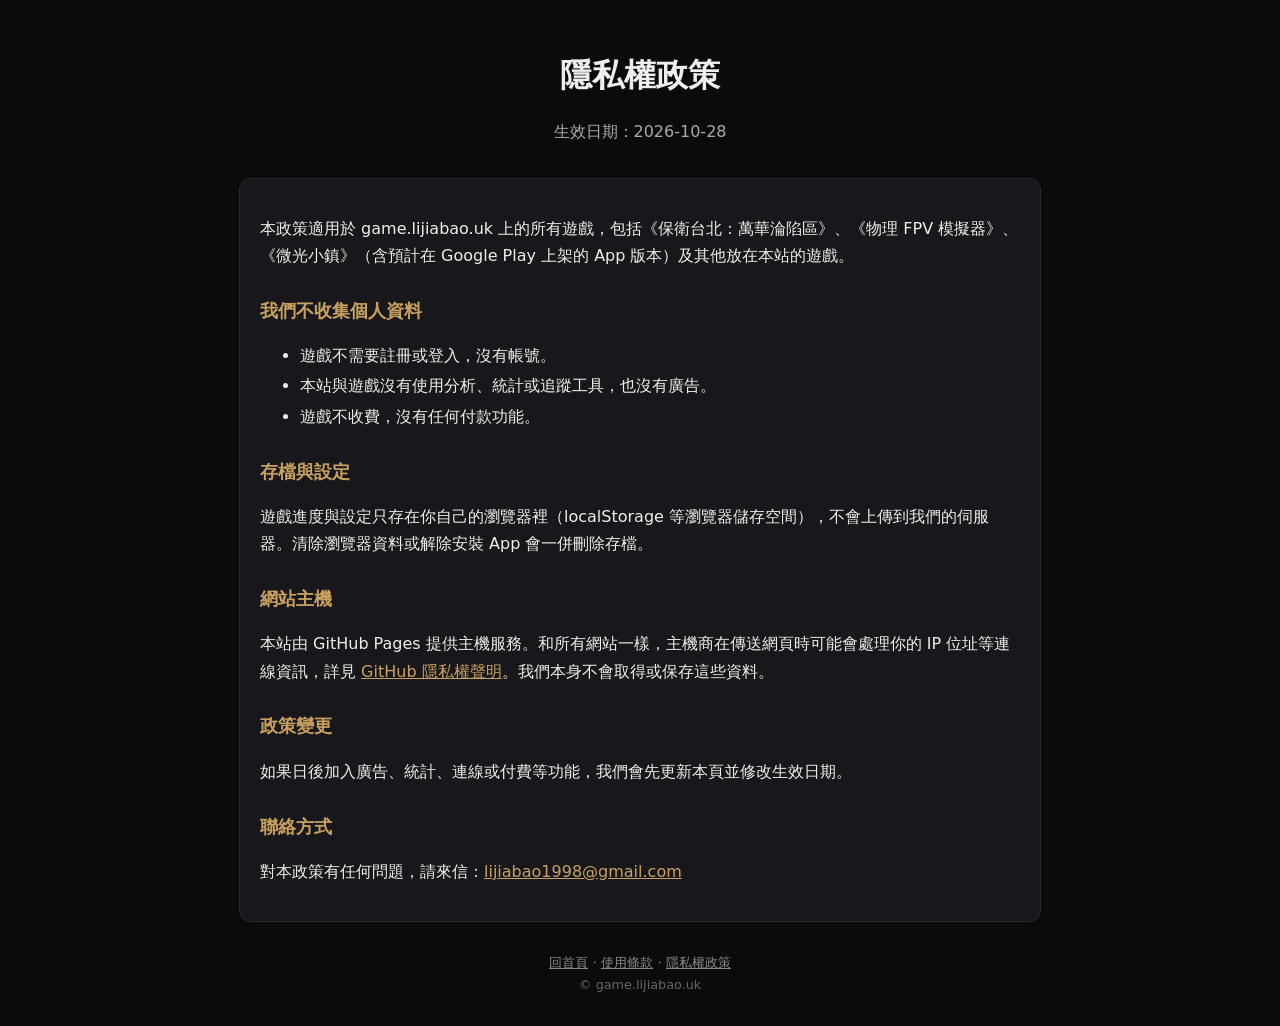
<file: privacy/index.html>
<!doctype html>
<html lang="zh-Hant-TW">
<head>
<meta charset="utf-8" />
<meta name="viewport" content="width=device-width, initial-scale=1" />
<title>隱私權政策 — 李家寶遊戲站</title>
<link rel="canonical" href="https://game.lijiabao.uk/privacy/" />
<style>
body{margin:0;background:#0b0b0d;color:#eee;font-family:system-ui,"PingFang TC","Noto Sans TC",sans-serif;line-height:1.7}
header{padding:48px 20px 16px;text-align:center}h1{margin:0;font-size:2rem}header p{color:#aaa}
main{max-width:760px;margin:0 auto;padding:20px;background:#18181c;border:1px solid #2a2a30;border-radius:12px}
h2{font-size:1.15rem;margin:1.4em 0 .4em;color:#c8a060}a{color:#c8a060}li{margin:.2em 0}
footer{text-align:center;color:#666;font-size:.8rem;padding:30px}footer a{color:#888}
</style>
</head>
<body>
<header><h1>隱私權政策</h1><p>生效日期：2026-10-28</p></header>
<main>
<p>本政策適用於 game.lijiabao.uk 上的所有遊戲，包括《保衛台北：萬華淪陷區》、《物理 FPV 模擬器》、《微光小鎮》（含預計在 Google Play 上架的 App 版本）及其他放在本站的遊戲。</p>
<h2>我們不收集個人資料</h2>
<ul>
<li>遊戲不需要註冊或登入，沒有帳號。</li>
<li>本站與遊戲沒有使用分析、統計或追蹤工具，也沒有廣告。</li>
<li>遊戲不收費，沒有任何付款功能。</li>
</ul>
<h2>存檔與設定</h2>
<p>遊戲進度與設定只存在你自己的瀏覽器裡（localStorage 等瀏覽器儲存空間），不會上傳到我們的伺服器。清除瀏覽器資料或解除安裝 App 會一併刪除存檔。</p>
<h2>網站主機</h2>
<p>本站由 GitHub Pages 提供主機服務。和所有網站一樣，主機商在傳送網頁時可能會處理你的 IP 位址等連線資訊，詳見 <a href="https://docs.github.com/site-policy/privacy-policies/github-general-privacy-statement">GitHub 隱私權聲明</a>。我們本身不會取得或保存這些資料。</p>
<h2>政策變更</h2>
<p>如果日後加入廣告、統計、連線或付費等功能，我們會先更新本頁並修改生效日期。</p>
<h2>聯絡方式</h2>
<p>對本政策有任何問題，請來信：<a href="mailto:lijiabao1998@gmail.com">lijiabao1998@gmail.com</a></p>
</main>
<footer><a href="/">回首頁</a>・<a href="/terms/">使用條款</a>・<a href="/privacy/">隱私權政策</a><br />© game.lijiabao.uk</footer>
</body>
</html>
</file>
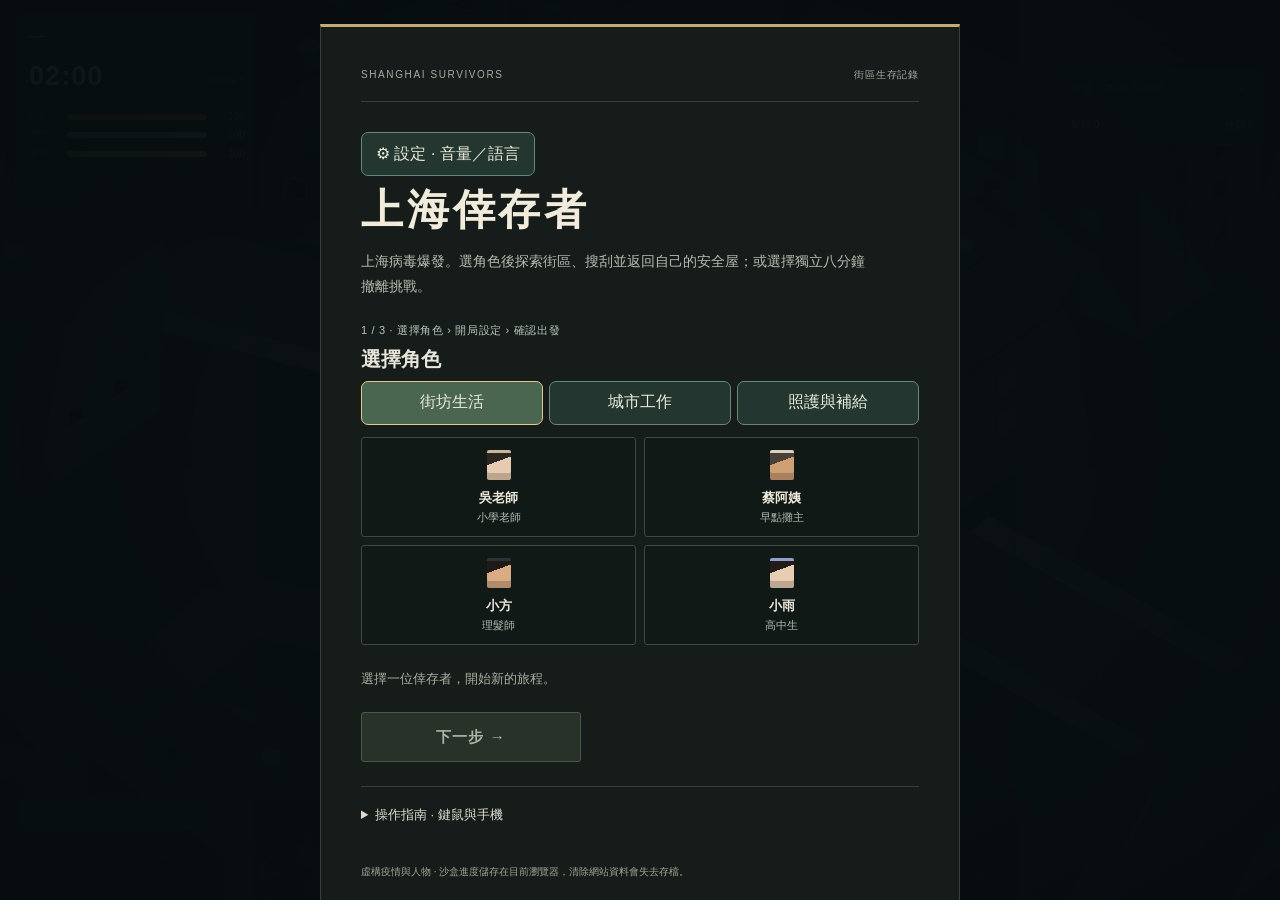
<file: shanghaisurvival/index.html>
<!doctype html>
<html lang="zh-Hant">
<head>
  <meta charset="UTF-8" />
  <meta name="viewport" content="width=device-width, initial-scale=1.0, viewport-fit=cover" />
  <meta name="theme-color" content="#070b12" />
  <link rel="icon" href="data:," />
  <title>上海倖存者 · 天亮之前</title>
  <style>
    :root {
      --ink: #e9efe6;
      --dim: #8fa094;
      --faint: #5d6c63;
      --gold: #f0c96e;
      --red: #d4563f;
      --green: #9fc0a8;
      --panel: rgba(12, 18, 17, .82);
      --line: rgba(255, 255, 255, .10);
    }
    * { box-sizing: border-box; }
    html, body { margin: 0; height: 100%; overflow: hidden; background: #070b12; color: var(--ink);
      font-family: "Microsoft JhengHei", "PingFang TC", "Noto Sans CJK TC", sans-serif;
      user-select: none; font-variant-numeric: tabular-nums; }
    #c { position: fixed; inset: 0; display: block; width: 100%; height: 100%; }

    /* ---------- atmosphere ---------- */
    #vignette { position: fixed; inset: 0; pointer-events: none; opacity: var(--day-vignette,1);
      background: radial-gradient(ellipse at center, transparent 42%, #000a 76%, #000e 100%); }
    #hurt { position: fixed; inset: 0; pointer-events: none; opacity: 0; transition: opacity .18s;
      background: radial-gradient(ellipse at center, transparent 26%, #8e1f1288 76%, #8e1f12cc 100%); }
    #hurt.low { animation: pulse 1.5s ease-in-out infinite; opacity: .55; }
    @keyframes pulse { 0%, 100% { opacity: .32 } 50% { opacity: .62 } }
    #darkfall { position: fixed; inset: 0; pointer-events: none; opacity: 0; transition: opacity .4s;
      background: radial-gradient(circle at center, transparent 12%, #000d 62%); }
    #darkfall.on { opacity: 1; }

    /* ---------- panels ---------- */
    .panel { background: var(--panel); border: 1px solid var(--line); border-radius: 9px;
      box-shadow: 0 10px 34px #0007; backdrop-filter: blur(9px); }

    #hud { position: fixed; top: 14px; left: 14px; width: 246px; padding: 12px 14px 12px; }
    #who { display: flex; align-items: baseline; gap: 7px; padding-bottom: 9px; border-bottom: 1px solid var(--line); }
    #who-name { font-size: 15px; font-weight: 750; letter-spacing: .05em; }
    #who-job { font-size: 10.5px; color: var(--dim); letter-spacing: .06em; }
    #clockrow { display: flex; align-items: baseline; justify-content: space-between; margin: 9px 0 7px; }
    #clock { font-size: 27px; font-weight: 800; letter-spacing: .04em; line-height: 1; color: #f2efe4; }
    #phase { font-size: 10px; letter-spacing: .12em; color: var(--faint); text-transform: uppercase; }
    #night { height: 3px; border-radius: 9px; background: #ffffff10; overflow: hidden; margin-bottom: 11px; }
    #night i { display: block; height: 100%; width: 0; background: linear-gradient(90deg, #46606f, #a9c2b4); }

    .bar { display: grid; grid-template-columns: 30px 1fr 30px; align-items: center; gap: 8px; margin-top: 6px; }
    .bar .k { font-size: 9.5px; letter-spacing: .1em; color: var(--faint); }
    .bar .v { font-size: 10px; text-align: right; color: var(--dim); }
    .bar .t { height: 6px; border-radius: 9px; background: #ffffff12; overflow: hidden; }
    .bar .t i { display: block; height: 100%; width: 100%; border-radius: 9px; transition: width .18s ease, background .3s; }
    #hp { background: linear-gradient(90deg, #a8473a, #d8695c); }
    #sta { background: linear-gradient(90deg, #7f9f88, #a9c9ac); }
    #bat { background: linear-gradient(90deg, #b9922f, #e6c469); }
    .bar.low .t i { background: linear-gradient(90deg, #8e2f22, #d4563f); }

    #moodles { display: flex; flex-wrap: wrap; gap: 5px; margin-top: 10px; min-height: 18px; }
    .moodle { font-size: 9.5px; letter-spacing: .04em; padding: 2.5px 7px; border-radius: 99px;
      border: 1px solid #ffffff1a; background: #ffffff0a; color: #cfd8cc; }
    .moodle.bad { border-color: #d4563f55; background: #d4563f1f; color: #f0b3a8; }
    .moodle.warn { border-color: #e0b55855; background: #e0b5581a; color: #ecd49b; }

    /* ---------- inventory ---------- */
    #side { position: fixed; top:calc(70px + env(safe-area-inset-top)); right: 14px; width: 208px; padding: 11px 12px 12px; max-height:calc(100vh - 84px - env(safe-area-inset-top)); overflow:auto; }
    .side-title { font-size: 9.5px; letter-spacing: .18em; color: var(--faint); margin-bottom: 8px; }
    #bag { display: grid; gap: 3px; }
    .row { display: grid; grid-template-columns: 10px 1fr auto auto; align-items: center; gap: 8px;
      padding: 4px 5px; border-radius: 5px; }
    .row.has { background: #ffffff08; }
    .row .dot { width: 7px; height: 7px; border-radius: 2px; }
    .row .nm { font-size: 11.5px; color: #dbe3d8; }
    .row .ct { font-size: 11px; color: var(--gold); font-weight: 700; }
    .row .hk { font-size: 9px; color: var(--faint); border: 1px solid #ffffff18; border-radius: 3px;
      padding: 0 4px; line-height: 1.5; }
    .row.empty .nm, .row.empty .ct { color: #4d5a52; }
    .sep { height: 1px; background: var(--line); margin: 7px 0; }
    #tally { font-size: 10px; color: var(--dim); display: flex; justify-content: space-between; }

    /* ---------- centre ---------- */
    #place { position: fixed; top: 16px; left: 50%; transform: translateX(-50%); padding: 5px 15px;
      border-radius: 99px; background: var(--panel); border: 1px solid var(--line);
      font-size: 11.5px; letter-spacing: .05em; color: #dfe7db; opacity: 0; transition: opacity .25s; }
    #place.on { opacity: 1; }

    #prompt { position: fixed; left: 50%; bottom: 74px; transform: translateX(-50%);
      display: flex; align-items: center; gap: 9px; padding: 7px 14px 7px 9px; border-radius: 99px;
      background: var(--panel); border: 1px solid var(--line); font-size: 11.5px;
      opacity: 0; transition: opacity .15s, transform .15s; }
    #prompt.on { opacity: 1; }
    #prompt .key { width: 20px; height: 20px; display: grid; place-items: center; border-radius: 5px;
      background: #ffffff14; border: 1px solid #ffffff2e; font-size: 10px; font-weight: 700; color: var(--gold); }
    #ring { width: 20px; height: 20px; transform: rotate(-90deg); display: none; }
    #ring.on { display: block; }
    #ring circle { fill: none; stroke-width: 3; }
    #ring .bg { stroke: #ffffff1f; }
    #ring .fg { stroke: var(--gold); stroke-linecap: round; transition: stroke-dashoffset .08s linear; }

    #hint { position: fixed; left: 50%; bottom: 26px; transform: translateX(-50%);
      font-size: 10.5px; color: #93a296; letter-spacing: .03em; text-shadow: 0 1px 5px #000;
      padding: 5px 12px; border-radius: 99px; background: #0b1110a8; }
    #hint b { color: #c3cec1; font-weight: 600; }

    /* The menu is a legible field journal, not a dashboard. Native controls only. */
    #overlay { position: fixed; inset: 0; z-index: 50; display: grid; align-items: start;
      justify-items: center; overflow: auto; overscroll-behavior: contain;
      padding: max(24px, env(safe-area-inset-top)) max(20px, env(safe-area-inset-right))
        max(24px, env(safe-area-inset-bottom)) max(20px, env(safe-area-inset-left));
      background: #080e10f5; opacity: 0; pointer-events: none; visibility: hidden;
      transition: opacity .2s, visibility .2s; }
    #overlay.on { opacity: 1; pointer-events: auto; visibility: visible; }
    .card { width: min(100%, 940px); margin: auto 0; padding: clamp(20px, 4vw, 40px);
      border: 1px solid #39413b; border-top: 3px solid #c4a975;
      background: #151c1a; color: #e8e6db; }
    .menu-edition { display: flex; justify-content: space-between; gap: 12px;
      padding-bottom: 18px; margin-bottom: 22px; border-bottom: 1px solid #384039;
      font-size: 10px; line-height: 1.6; letter-spacing: .16em; color: #a6ada2; }
    .menu-edition span:last-child { letter-spacing: .08em; text-align: right; }
    .card h1 { margin: 0 0 12px; font-size: clamp(27px, 5vw, 42px);
      line-height: 1.25; font-weight: 700; letter-spacing: .09em; color: #f0ebda; }
    .card .sub { max-width: 66ch; margin: 0 0 24px; font-size: 14px;
      line-height: 1.8; color: #b5bdb1; }
    /* Specificity deliberately overrides campaign styles installed at runtime. */
    #overlay #campaign-mode { display: flex; gap: 8px; flex-wrap: wrap; margin: 0 0 14px; }
    #overlay #campaign-mode[hidden] { display: none; }
    #overlay #campaign-mode button { min-height: 48px; border: 1px solid #596256;
      border-radius: 3px; background: #18211e; color: #cbd1c5; padding: 12px 16px;
      font-family: inherit; font-size: 13px; font-weight: 600; line-height: 1.5; cursor: pointer; }
    #overlay #campaign-mode button.selected { border-color: #bda46e; background: #353b2c; color: #f5e5bc; }
    #overlay #campaign-mode button:last-child:nth-child(3) { margin-left: auto;
      border-color: #9bb49a; color: #e8f1dc; background: #2d4135; }
    #campaign-mode + p { padding: 0 0 16px; margin: 0 0 18px; border-bottom: 1px solid #384039;
      font-size: 12px; line-height: 1.8; color: #b5bdb1; }
    #campaign-mode[hidden] + p { display: none; }
    .roster { display: grid; grid-template-columns: repeat(6, minmax(0, 1fr)); gap: 8px; }
    .who { position: relative; min-width: 0; min-height: 98px; padding: 12px 6px 10px;
      border-radius: 3px; border: 1px solid #3e4940; background: #111917;
      cursor: pointer; text-align: center; font-family: inherit; color: inherit;
      transition: border-color .15s, background .15s; touch-action: manipulation; }
    .who:hover { border-color: #a3ad98; background: #212b24; }
    .who.sel { border-color: #d9bd7e; background: #343b2c; }
    .who.sel::after { content: '已選'; position: absolute; top: 5px; right: 5px;
      color: #f2d58f; font-size: 9px; }
    .who .face { width: 24px; height: 30px; margin: 0 auto 8px; border-radius: 2px;
      box-shadow: inset 0 -7px 0 #00000030; }
    .who .nm { font-size: 13px; line-height: 1.5; color: #eee9db; font-weight: 700; }
    .who .jb { font-size: 11px; line-height: 1.5; color: #b1bbae; margin-top: 2px; }
    .who .sx { display: none; }
    #pick { margin: 16px 0; min-height: 48px; padding: 12px 0;
      font-size: 13px; line-height: 1.8; color: #bfc8b9; }
    #pick b { color: #edd59c; }
    #pick.empty { color: #a7b19f; }
    #ov-btn { min-height: 50px; min-width: 220px; padding: 12px 32px;
      border: 1px solid #dfc18a; border-radius: 3px; background: #dcc18b;
      color: #19221b; font-family: inherit; font-size: 15px; font-weight: 700; line-height: 1.5; letter-spacing: .08em;
      cursor: pointer; touch-action: manipulation; }
    #ov-btn:disabled { background: #283229; color: #acb5a6; border-color: #4b5749; cursor: default; }
    #ov-btn:not(:disabled):hover { background: #eed4a0; }
    #overlay button:focus-visible, #overlay summary:focus-visible, #overlay a:focus-visible {
      outline: 3px solid #f0dba3; outline-offset: 3px; }
    .keys { margin-top: 24px; padding-top: 16px; border-top: 1px solid #384039;
      font-size: 12px; line-height: 1.9; color: #b0baaa; }
    .keys summary { min-height: 44px; cursor: pointer; color: #dddccf; font-size: 13px; }
    .keys b { color: #ece6d4; font-weight: 600; }
    .control-columns { display: grid; grid-template-columns: 1fr 1fr; gap: 24px; }
    .control-columns p { margin: 0 0 8px; }
    .control-columns h2 { margin: 0 0 8px; font-size: 12px; letter-spacing: .1em; color: #dfc790; }
    .menu-footnote { margin: 16px 0 0; font-size: 10px; line-height: 1.7; color: #9ca792; }
    @media (max-width: 720px) {
      .roster { grid-template-columns: repeat(4, minmax(0, 1fr)); }
      #overlay #campaign-mode button { flex: 1 1 44%; font-size: 12px; padding: 10px; }
      #overlay #campaign-mode button:last-child:nth-child(3) { flex-basis: 100%; margin-left: 0; }
    }
    @media (max-width: 460px) {
      #overlay { padding: max(12px, env(safe-area-inset-top)) max(10px, env(safe-area-inset-right))
        max(12px, env(safe-area-inset-bottom)) max(10px, env(safe-area-inset-left)); }
      .card { padding: 20px 16px; }
      .menu-edition { margin-bottom: 18px; font-size: 9px; }
      .roster { grid-template-columns: repeat(3, minmax(0, 1fr)); gap: 6px; }
      .who { min-height: 91px; }
      #ov-btn { width: 100%; min-width: 0; }
      .control-columns { grid-template-columns: 1fr; gap: 16px; }
    }
    @media (prefers-reduced-motion: reduce) { #overlay, .who { transition: none; } }

    /* ---------- end screen ---------- */
    #stats { display: grid; grid-template-columns: repeat(4, 1fr); gap: 10px; margin: 18px 0 6px; }
    #stats .s { padding: 11px 12px; border-radius: 8px; background: #ffffff07; border: 1px solid #ffffff0e; }
    #stats .s .l { font-size: 9px; letter-spacing: .14em; color: var(--faint); }
    #stats .s .n { font-size: 23px; font-weight: 800; color: #efe6d2; margin-top: 3px; }
    @media (max-width: 600px) { #stats { grid-template-columns: repeat(2, 1fr); } }
    #dispatch { position:fixed; left:20px; bottom:72px; width:min(560px,calc(100vw - 40px)); padding:12px 16px; pointer-events:none; }
    #mission { color:#f0c96e; font-size:12px; line-height:1.7; }
    #radio { color:#aebdb2; font-size:11px; line-height:1.8; margin-top:5px; }
    #needs { font-size:11px; color:#b7d8c2; margin-top:10px; line-height:1.8; }
    @media(max-width:600px) { #dispatch { bottom:80px; } #side { display:none; } }
    #side .row { width:100%; font-family:inherit; color:inherit; background:none; border:0; cursor:pointer; text-align:left; }
    #side { pointer-events:auto; } #side .side-title button { float:right; color:inherit; background:none; border:0; cursor:pointer; }
    #side.bag-open { display:block; z-index:40; width:min(330px,calc(100vw - 48px)); right:24px; top:100px; padding:18px; background:#111d19; max-height:60vh; overflow:auto; }
    @media(any-pointer:coarse) { #dispatch { bottom:166px; padding:8px 12px; } #hint { display:none; } #hud { top:65px; } #side:not(.bag-open) { display:none; } }
    /* Portrait controls occupy the top centre; keep the location readable at left. */
    @media (any-pointer:coarse) and (orientation:portrait) {
      #place { left:max(12px,env(safe-area-inset-left)); top:max(12px,env(safe-area-inset-top));
        transform:none; width:100px; padding:4px 6px; font-size:10px; line-height:1.4;
        text-align:center; border-radius:10px; overflow-wrap:anywhere; }
    }
    /* Compact action HUD: keep the centre unobstructed on short touch screens. */
    @media (any-pointer:coarse) and (orientation:landscape) and (max-height:500px) {
      #hud { top:max(6px,env(safe-area-inset-top)); left:max(8px,env(safe-area-inset-left));
        width:min(200px,28vw); padding:6px 8px; border-radius:7px; }
      #who { padding-bottom:3px; gap:5px; }
      #who-name { font-size:11px; } #who-job { display:none; }
      #clockrow { margin:3px 0; } #clock { font-size:16px; } #phase { font-size:8px; }
      #night { margin-bottom:3px; height:2px; }
      #hud .bar { grid-template-columns:26px 1fr 25px; gap:4px; margin-top:3px; }
      #hud .bar .k, #hud .bar .v { font-size:9px; } #hud .bar .t { height:4px; }
      #moodles { margin-top:4px; gap:3px; min-height:0; max-height:17px; overflow:hidden; flex-wrap:nowrap; }
      #moodles .moodle { padding:1px 4px; font-size:8px; white-space:nowrap; }
      #needs { font-size:9px; line-height:1.3; margin-top:3px; white-space:normal; overflow-wrap:anywhere; }
      #dispatch { top:max(66px,env(safe-area-inset-top)); bottom:auto; left:auto;
        right:max(8px,env(safe-area-inset-right)); width:min(200px,28vw); padding:6px 8px; }
      #mission { font-size:10px; line-height:1.4; }
      #radio:not(.critical), #place { display:none; }
      #radio.critical { display:block; font-size:10px; line-height:1.4; color:#f0b3a8; margin-top:4px; }
    }
  </style>
  <script type="module" crossorigin src="./assets/survival-Fi47TAPs.js"></script>
  <link rel="modulepreload" crossorigin href="./assets/spatial-C-Cu98Sz.js">
  <link rel="stylesheet" crossorigin href="./assets/survival-BSPV7vDG.css">
</head>
<body>
  <canvas id="c"></canvas>
  <div id="vignette"></div>
  <div id="hurt"></div>
  <div id="darkfall"></div>

  <div id="hud" class="panel">
    <div id="who"><span id="who-name">—</span><span id="who-job"></span></div>
    <div id="clockrow"><span id="clock">02:00</span><span id="phase">night</span></div>
    <div id="night"><i id="night-fill"></i></div>
    <div class="bar" id="bar-hp"><span class="k">HP</span><div class="t"><i id="hp"></i></div><span class="v" id="hp-num">100</span></div>
    <div class="bar" id="bar-sta"><span class="k">體力</span><div class="t"><i id="sta"></i></div><span class="v" id="sta-num">100</span></div>
    <div class="bar" id="bar-bat"><span class="k">電量</span><div class="t"><i id="bat"></i></div><span class="v" id="bat-num">100</span></div>
    <div id="moodles"></div><div id="needs"></div>
  </div>

  <div id="side" class="panel">
    <div class="side-title">背包 · 點物品使用 <button onclick="window.dispatchEvent(new KeyboardEvent('keydown',{code:'Tab'}))" aria-label="關閉背包">✕</button></div>
    <div id="bag"></div>
    <div class="sep"></div>
    <div id="tally"><span id="tally-kill">擊殺 0</span><span id="tally-loot">搜刮 0</span></div>
  </div>

  <div id="dispatch" class="panel"><div id="mission"></div><div id="radio"></div></div><div id="place"></div>

  <div id="prompt">
    <span class="key" id="prompt-key">E</span>
    <svg id="ring" viewBox="0 0 20 20"><circle class="bg" cx="10" cy="10" r="7.5"></circle><circle class="fg" cx="10" cy="10" r="7.5" stroke-dasharray="47.1" stroke-dashoffset="47.1"></circle></svg>
    <span id="prompt-text">搜刮</span>
  </div>

  <div id="hint">WASD 移動 · Shift 跑 · C 潛行 · 左鍵攻擊 · E 互動 · Tab 背包 · Esc 暫停</div>

  <div id="overlay" class="on">
    <div class="card">
      <div class="menu-edition"><span>SHANGHAI SURVIVORS</span><span>街區生存記錄</span></div>
      <h1>上海倖存者</h1>
      <p class="sub">街區斷電，熟悉的弄堂不再安全。選一位倖存者，帶著搜來的補給回家。</p>
      <div id="roster" class="roster" role="group" aria-label="選擇新遊戲角色"></div>
      <div id="pick" class="empty" aria-live="polite">選擇一位倖存者，開始新的旅程。</div>
      <button id="ov-btn" type="button" disabled>進入街區</button>
      <details class="keys" id="legend">
        <summary>操作指南 · 鍵鼠與手機</summary>
        <div class="control-columns">
          <section><h2>電腦</h2>
            <p><b>WASD</b> 移動 · <b>Shift</b> 奔跑 · <b>C</b> 潛行<br>
            <b>滑鼠</b> 瞄準 · <b>左鍵</b> 攻擊 · <b>Q</b> 推開<br>
            <b>E</b> 互動／按住搜刮 · <b>F</b> 手電筒<br>
            <b>Tab / I</b> 背包 · <b>Esc</b> 暫停 · <b>空白鍵</b> 跳躍</p>
          </section>
          <section><h2>手機</h2>
            <p>左側搖桿移動，推滿奔跑。右側情境鍵依附近目標互動或攻擊；蹲鍵切換潛行。</p>
            <p>在藍色門標旁使用「家」進入安全屋。背包內點選物品使用。</p>
          </section>
        </div>
        <p>生存沙盒：先帶一份水與罐頭回安全屋。快速撤離：搜刮至少三處，在最後一分鐘回到綠圈接應。</p>
      </details>
      <p class="menu-footnote">虛構疫情與人物 · 沙盒進度儲存在目前瀏覽器，清除網站資料會失去存檔。</p>
    </div>
  </div>

</body>
</html>
</file>
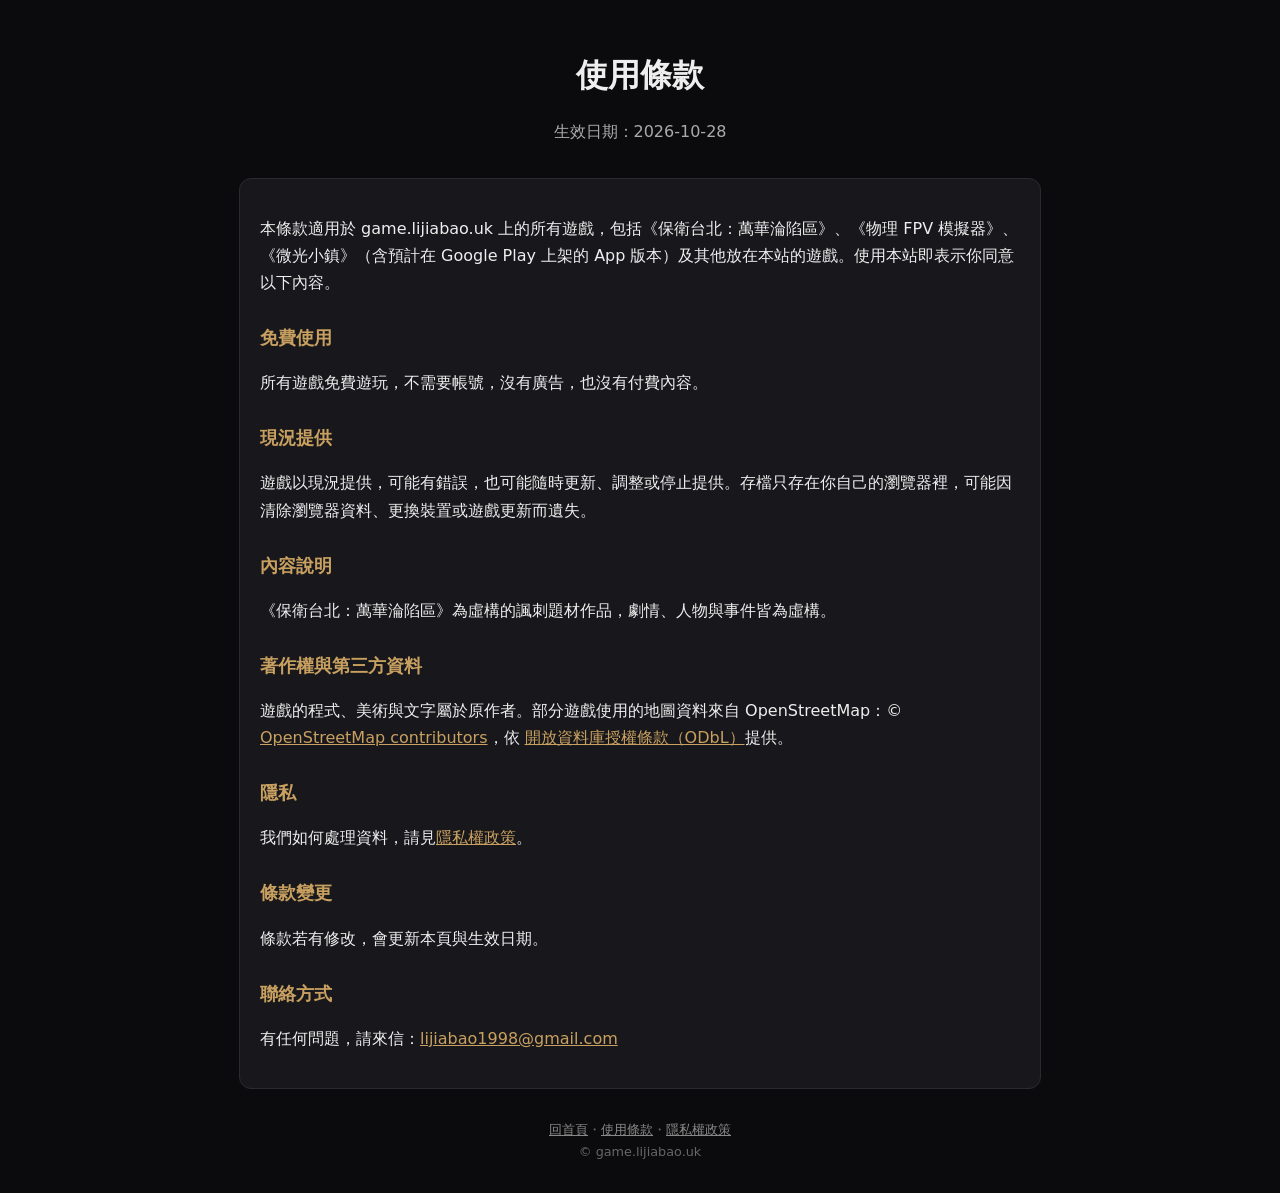
<file: terms/index.html>
<!doctype html>
<html lang="zh-Hant-TW">
<head>
<meta charset="utf-8" />
<meta name="viewport" content="width=device-width, initial-scale=1" />
<title>使用條款 — 李家寶遊戲站</title>
<link rel="canonical" href="https://game.lijiabao.uk/terms/" />
<style>
body{margin:0;background:#0b0b0d;color:#eee;font-family:system-ui,"PingFang TC","Noto Sans TC",sans-serif;line-height:1.7}
header{padding:48px 20px 16px;text-align:center}h1{margin:0;font-size:2rem}header p{color:#aaa}
main{max-width:760px;margin:0 auto;padding:20px;background:#18181c;border:1px solid #2a2a30;border-radius:12px}
h2{font-size:1.15rem;margin:1.4em 0 .4em;color:#c8a060}a{color:#c8a060}li{margin:.2em 0}
footer{text-align:center;color:#666;font-size:.8rem;padding:30px}footer a{color:#888}
</style>
</head>
<body>
<header><h1>使用條款</h1><p>生效日期：2026-10-28</p></header>
<main>
<p>本條款適用於 game.lijiabao.uk 上的所有遊戲，包括《保衛台北：萬華淪陷區》、《物理 FPV 模擬器》、《微光小鎮》（含預計在 Google Play 上架的 App 版本）及其他放在本站的遊戲。使用本站即表示你同意以下內容。</p>
<h2>免費使用</h2>
<p>所有遊戲免費遊玩，不需要帳號，沒有廣告，也沒有付費內容。</p>
<h2>現況提供</h2>
<p>遊戲以現況提供，可能有錯誤，也可能隨時更新、調整或停止提供。存檔只存在你自己的瀏覽器裡，可能因清除瀏覽器資料、更換裝置或遊戲更新而遺失。</p>
<h2>內容說明</h2>
<p>《保衛台北：萬華淪陷區》為虛構的諷刺題材作品，劇情、人物與事件皆為虛構。</p>
<h2>著作權與第三方資料</h2>
<p>遊戲的程式、美術與文字屬於原作者。部分遊戲使用的地圖資料來自 OpenStreetMap：© <a href="https://www.openstreetmap.org/copyright">OpenStreetMap contributors</a>，依 <a href="https://opendatacommons.org/licenses/odbl/">開放資料庫授權條款（ODbL）</a>提供。</p>
<h2>隱私</h2>
<p>我們如何處理資料，請見<a href="/privacy/">隱私權政策</a>。</p>
<h2>條款變更</h2>
<p>條款若有修改，會更新本頁與生效日期。</p>
<h2>聯絡方式</h2>
<p>有任何問題，請來信：<a href="mailto:lijiabao1998@gmail.com">lijiabao1998@gmail.com</a></p>
</main>
<footer><a href="/">回首頁</a>・<a href="/terms/">使用條款</a>・<a href="/privacy/">隱私權政策</a><br />© game.lijiabao.uk</footer>
</body>
</html>
</file>
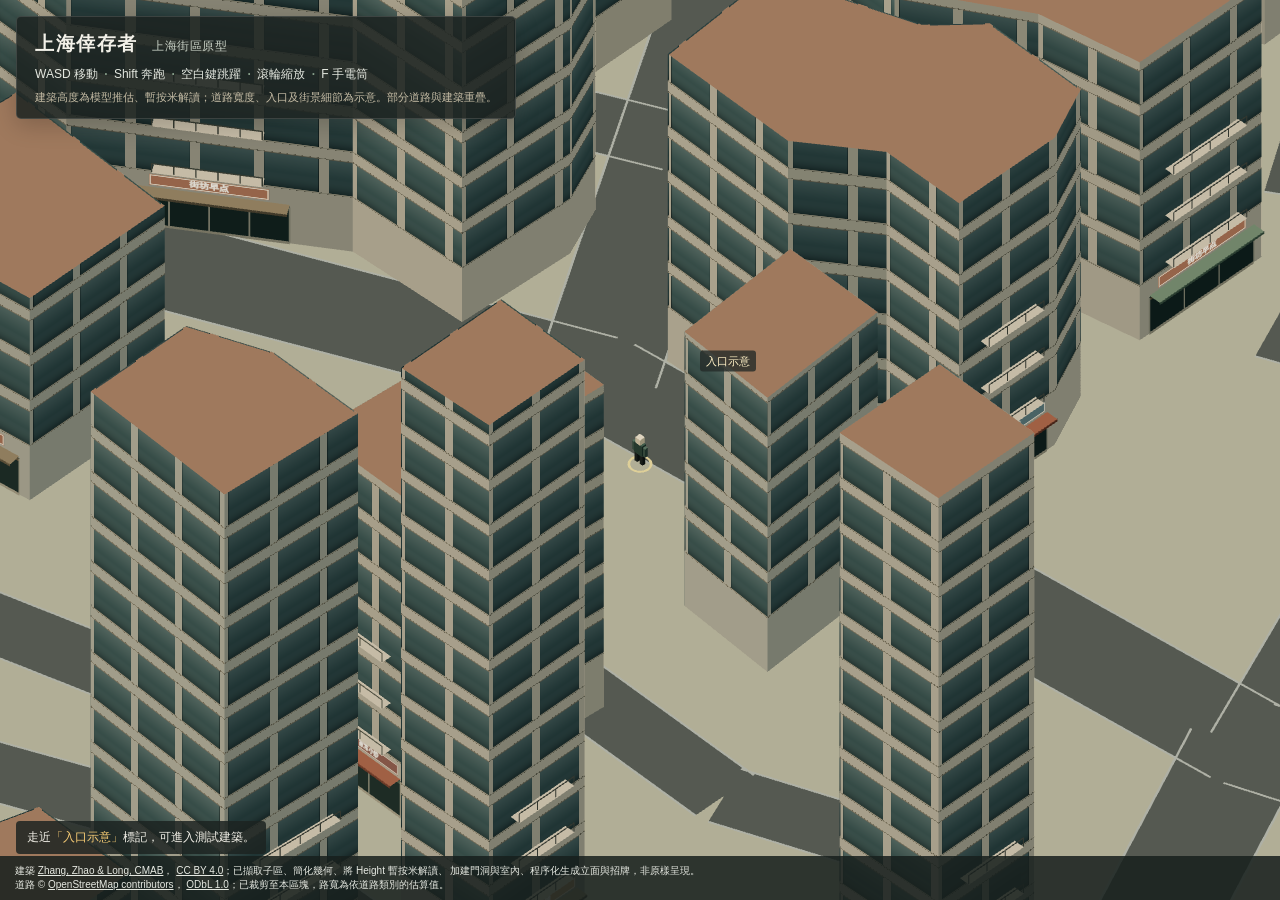
<file: shanghaisurvival/city.html>
<!doctype html>
<html lang="zh-Hant">
<head>
  <meta charset="UTF-8" />
  <meta name="viewport" content="width=device-width, initial-scale=1.0" />
  <meta name="theme-color" content="#222827" />
  <link rel="icon" href="data:," />
  <title>上海倖存者 · 上海街區</title>
  <script type="module" crossorigin src="./assets/main-B6cm6il0.js"></script>
  <link rel="modulepreload" crossorigin href="./assets/spatial-C-Cu98Sz.js">
  <link rel="stylesheet" crossorigin href="./assets/main-BMtHSpV3.css">
</head>
<body>
  <main id="app">
    <div id="viewport" aria-label="上海街區三維場景"></div>
    <header class="hud">
      <div class="hud-title">上海倖存者 <span>上海街區原型</span></div>
      <div class="hud-hint hud-desktop">WASD 移動 <b>·</b> Shift 奔跑 <b>·</b> 空白鍵跳躍 <b>·</b> 滾輪縮放 <b>·</b> F 手電筒</div>
      <div class="hud-hint hud-touch">按住左下方向鍵移動</div>
      <div class="hud-status" id="status" role="status">正在載入街區…</div>
    </header>
    <div class="guide">走近<span>「入口示意」</span>標記，可進入測試建築。</div>
    <div class="touch-controls" aria-label="觸控操作">
      <button data-key="KeyW" class="touch-up" aria-label="向前">▲</button>
      <button data-key="KeyA" aria-label="向左">◀</button>
      <button data-key="KeyS" aria-label="向後">▼</button>
      <button data-key="KeyD" aria-label="向右">▶</button>
    </div>
    <footer>
      建築 <a href="https://doi.org/10.6084/m9.figshare.27992417">Zhang, Zhao &amp; Long, CMAB</a>，
      <a href="https://creativecommons.org/licenses/by/4.0/">CC BY 4.0</a>；已擷取子區、簡化幾何、將 Height 暫按米解讀、
      加建門洞與室內、程序化生成立面與招牌，非原樣呈現。<br />
      道路 © <a href="https://www.openstreetmap.org/copyright">OpenStreetMap contributors</a>，
      <a href="https://opendatacommons.org/licenses/odbl/1-0/">ODbL 1.0</a>；已裁剪至本區塊，路寬為依道路類別的估算值。
    </footer>
  </main>
</body>
</html>
</file>
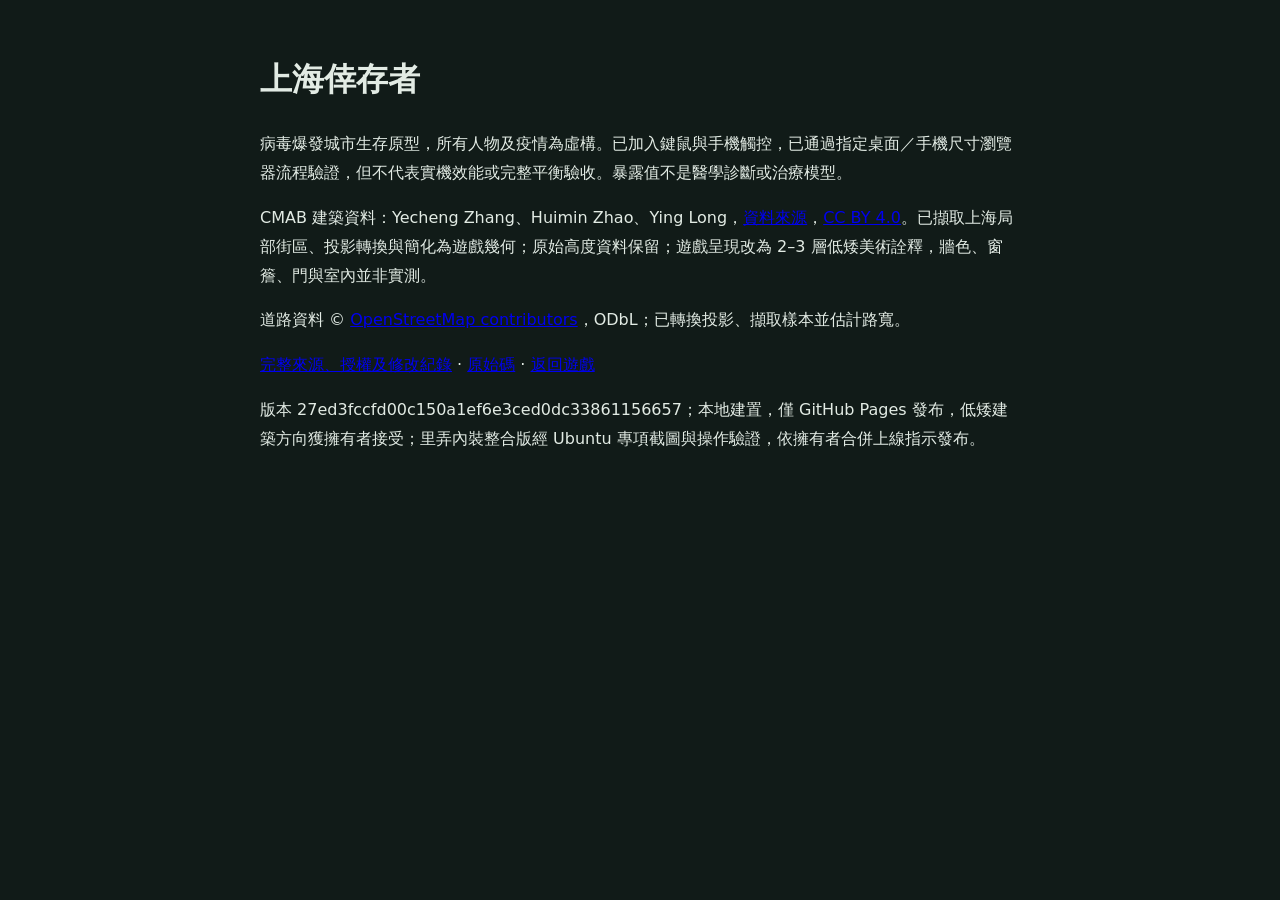
<file: shanghaisurvival/credits.html>
<!doctype html><html lang="zh-Hant"><meta charset="utf-8"><meta name="viewport" content="width=device-width"><title>上海倖存者｜資料與說明</title><body style="background:#111b18;color:#e2ebe4;font:16px/1.8 system-ui;padding:30px;max-width:760px;margin:auto"><h1>上海倖存者</h1><p>病毒爆發城市生存原型，所有人物及疫情為虛構。已加入鍵鼠與手機觸控，已通過指定桌面／手機尺寸瀏覽器流程驗證，但不代表實機效能或完整平衡驗收。暴露值不是醫學診斷或治療模型。</p><p>CMAB 建築資料：Yecheng Zhang、Huimin Zhao、Ying Long，<a href="https://doi.org/10.6084/m9.figshare.27992417">資料來源</a>，<a href="https://creativecommons.org/licenses/by/4.0/">CC BY 4.0</a>。已擷取上海局部街區、投影轉換與簡化為遊戲幾何；原始高度資料保留；遊戲呈現改為 2–3 層低矮美術詮釋，牆色、窗簷、門與室內並非實測。</p><p>道路資料 © <a href="https://www.openstreetmap.org/copyright">OpenStreetMap contributors</a>，ODbL；已轉換投影、擷取樣本並估計路寬。</p><p><a href="https://github.com/lijiabao1998/shanghaisurvival/blob/main/docs/asset-license.md">完整來源、授權及修改紀錄</a> · <a href="https://github.com/lijiabao1998/shanghaisurvival">原始碼</a> · <a href="./">返回遊戲</a></p><p>版本 27ed3fccfd00c150a1ef6e3ced0dc33861156657；本地建置，僅 GitHub Pages 發布，低矮建築方向獲擁有者接受；里弄內裝整合版經 Ubuntu 專項截圖與操作驗證，依擁有者合併上線指示發布。</p></body></html>
</file>
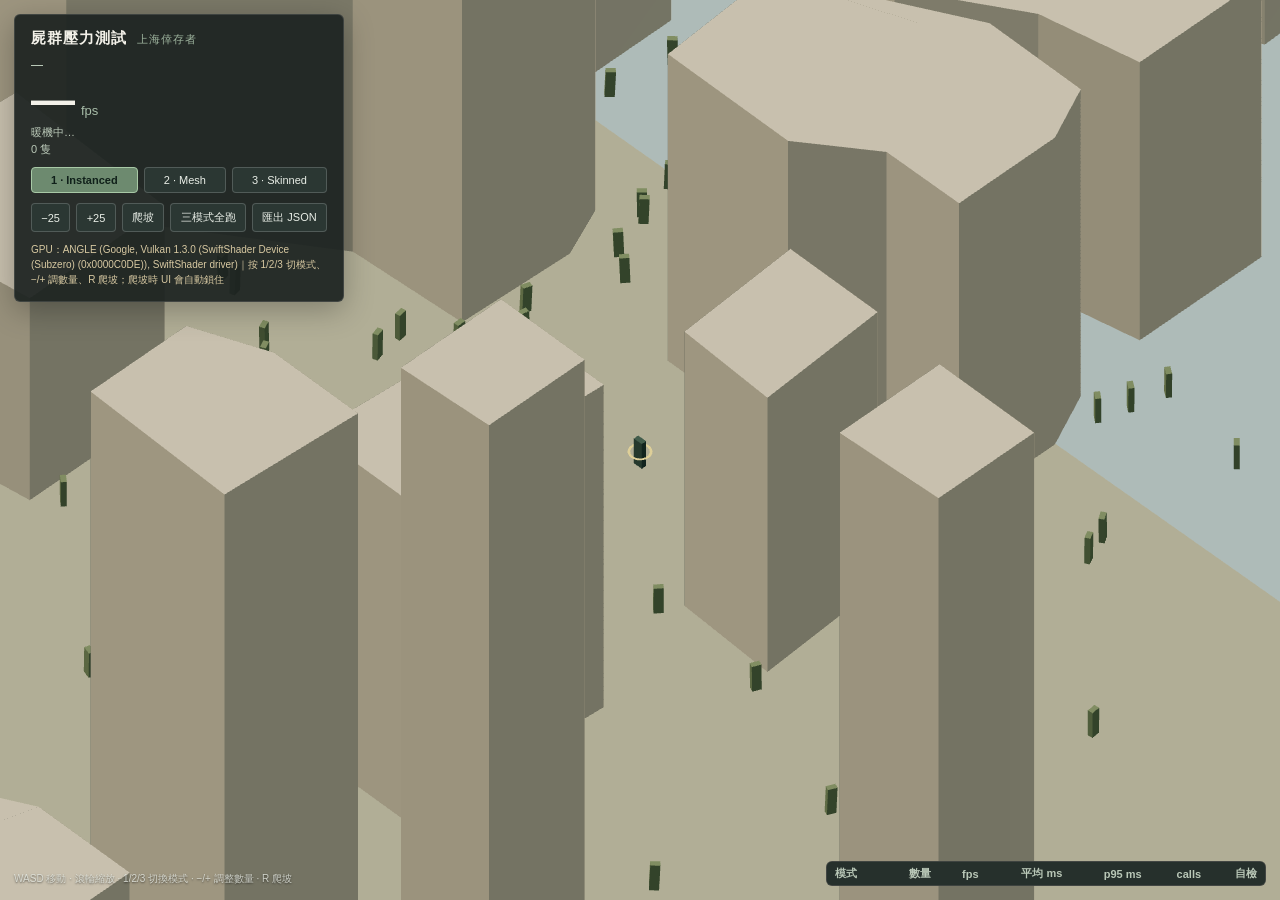
<file: shanghaisurvival/stress.html>
<!doctype html>
<html lang="zh-Hant">
<head>
  <meta charset="UTF-8" />
  <meta name="viewport" content="width=device-width, initial-scale=1.0" />
  <title>上海倖存者 · 屍群壓力測試</title>
  <style>
    * { box-sizing: border-box; }
    html, body { margin: 0; height: 100%; overflow: hidden; background: #89948c; color: #f3f1e9;
      font-family: "Microsoft JhengHei", "PingFang TC", sans-serif; }
    #c { position: fixed; inset: 0; display: block; width: 100%; height: 100%; }
    #panel { position: fixed; top: 14px; left: 14px; width: 330px; padding: 14px 16px; border-radius: 6px;
      background: #1d2422ee; border: 1px solid #ffffff1f; box-shadow: 0 8px 30px #0004; }
    h1 { margin: 0; font-size: 15px; letter-spacing: .06em; }
    h1 span { margin-left: 6px; color: #9fb59f; font-weight: 400; font-size: 11px; }
    .mode { margin-top: 10px; font-size: 12px; color: #cfe0cd; }
    .big { margin: 6px 0 2px; font-size: 44px; font-weight: 800; line-height: 1; font-variant-numeric: tabular-nums; }
    .big small { margin-left: 6px; font-size: 13px; font-weight: 500; color: #a8bda9; }
    .sub { font-size: 11px; line-height: 1.5; color: #b9c7b7; font-variant-numeric: tabular-nums; }
    .btns { display: flex; flex-wrap: wrap; gap: 6px; margin-top: 10px; }
    button { flex: 1 1 auto; padding: 6px 9px; border: 1px solid #ffffff2e; border-radius: 4px;
      background: #2b3733; color: #e9eee7; font-size: 11px; cursor: pointer; }
    button:hover { background: #3a4a44; }
    button.on { background: #6d8a6f; border-color: #a8c9a6; color: #10201a; font-weight: 700; }
    button:disabled { opacity: .4; cursor: default; }
    #results tr.bad td { color: #e6a293; }
    #status { margin-top: 10px; font-size: 10px; line-height: 1.5; color: #d8c9a2; }
    #results { position: fixed; right: 14px; bottom: 14px; width: 440px; max-height: 46vh; overflow: auto;
      border: 1px solid #ffffff1f; border-radius: 6px; background: #1d2422ee; font-size: 11px; }
    #results table { width: 100%; border-collapse: collapse; }
    #results th, #results td { padding: 4px 8px; text-align: right; font-variant-numeric: tabular-nums; }
    #results th:first-child, #results td:first-child { text-align: left; }
    #results thead th { position: sticky; top: 0; background: #26302c; font-weight: 600; color: #b9c7b7; }
    #results tbody tr:nth-child(odd) { background: #ffffff08; }
    .hint { position: fixed; left: 14px; bottom: 14px; font-size: 10px; color: #e8ece5cc; text-shadow: 0 1px 2px #0008; }
  </style>
  <script type="module" crossorigin src="./assets/stress-DPaVuEgz.js"></script>
  <link rel="modulepreload" crossorigin href="./assets/spatial-C-Cu98Sz.js">
</head>
<body>
  <canvas id="c"></canvas>

  <section id="panel">
    <h1>屍群壓力測試 <span>上海倖存者</span></h1>
    <div class="mode" id="mode">—</div>
    <div class="big"><span id="fps">—</span><small>fps</small></div>
    <div class="sub" id="ms">暖機中…</div>
    <div class="sub" id="info"></div>
    <div class="sub" id="count">0 隻</div>
    <div class="btns">
      <button data-mode="instanced" class="on">1 · Instanced</button>
      <button data-mode="mesh">2 · Mesh</button>
      <button data-mode="skinned">3 · Skinned</button>
    </div>
    <div class="btns">
      <button id="less">−25</button>
      <button id="more">+25</button>
      <button id="ramp">爬坡</button>
      <button id="bench">三模式全跑</button>
      <button id="save">匯出 JSON</button>
    </div>
    <div id="status">載入中…</div>
  </section>

  <section id="results">
    <table>
      <thead><tr><th>模式</th><th>數量</th><th>fps</th><th>平均 ms</th><th>p95 ms</th><th>calls</th><th>自檢</th></tr></thead>
      <tbody id="rows"></tbody>
    </table>
  </section>

  <div class="hint">WASD 移動 · 滾輪縮放 · 1/2/3 切換模式 · −/+ 調整數量 · R 爬坡</div>
</body>
</html>
</file>
<file: shanghaisurvival/assets/survival-BSPV7vDG.css>
.survivor-kit{position:fixed;top:0;right:0;bottom:0;left:0;z-index:70;display:grid;place-items:center;padding:max(20px,env(safe-area-inset-top)) max(20px,env(safe-area-inset-right)) max(20px,env(safe-area-inset-bottom)) max(20px,env(safe-area-inset-left));background:#080b0ed9;-webkit-backdrop-filter:blur(5px);backdrop-filter:blur(5px);color:#e8e2d7;font:14px/1.5 system-ui,sans-serif;box-sizing:border-box;pointer-events:auto}.survivor-kit[hidden]{display:none!important}.survivor-kit *{box-sizing:border-box}.survivor-kit button{font:inherit;cursor:pointer;min-height:44px}.survivor-kit button:disabled{opacity:.46;cursor:default}.survivor-kit button:focus-visible,.survivor-kit [tabindex]:focus-visible{outline:2px solid #e6b870;outline-offset:3px}.survivor-kit h2,.survivor-kit h3,.survivor-kit p{margin:0}.survivor-kit__dialog{width:min(760px,100%);height:min(800px,calc(100dvh - 40px));max-height:100%;display:flex;flex-direction:column;overflow:hidden;background:#191d20;border:1px solid #6e6b61;box-shadow:0 24px 100px #000b;border-radius:5px}.survivor-kit__header{display:flex;justify-content:space-between;align-items:center;gap:16px;padding:22px 24px 18px;border-bottom:1px solid #383c3c;background:linear-gradient(120deg,#292b2a,#171c20)}.survivor-kit__header h2{font-size:27px;letter-spacing:.07em;font-weight:700}.survivor-kit__eyebrow{font:10px/1.5 ui-monospace,monospace;letter-spacing:.13em;color:#aaa69b}.survivor-kit__close{flex-shrink:0;background:#292d2f;border:1px solid #62635c;border-radius:3px;padding:8px 13px;color:#e8e2d7}.survivor-kit__tabs{display:grid;grid-template-columns:repeat(3,1fr);gap:0;border-bottom:1px solid #424341;background:#12171a}.survivor-kit__tabs button{border:0;border-right:1px solid #343936;border-bottom:3px solid transparent;background:transparent;color:#aaa69b;padding:14px 8px;font-weight:650;letter-spacing:.07em}.survivor-kit__tabs button[aria-selected=true]{color:#f1e7d5;background:#292b29;border-bottom-color:#b06d52}.survivor-kit__content{flex:1;min-height:0;overflow-y:auto;overscroll-behavior:contain;padding:24px;scrollbar-color:#6c6b62 #151a1b}.survivor-kit__footer{flex-shrink:0;padding:12px 24px;border-top:1px solid #383d3b;color:#a7aaa2;font-size:11px;letter-spacing:.04em}.survivor-kit__load{display:grid;grid-template-columns:1fr auto;gap:5px 16px;border:1px solid #444a45;border-left:3px solid #919d82;padding:14px 16px;background:#222925;margin-bottom:20px}.survivor-kit__load strong{font:600 20px/1.4 ui-monospace,monospace;color:#e4d7bc}.survivor-kit__load p{grid-column:1/-1;color:#b1b6aa;font-size:12px}.survivor-kit__load.is-heavy{border-left-color:#c18459;background:#302820}.survivor-kit__slots{display:grid;grid-template-columns:repeat(2,minmax(0,1fr));gap:14px}.survivor-kit__slot{min-height:140px;border:1px solid #56564c;padding:18px;background:linear-gradient(145deg,#30322c,#1d2223);position:relative}.survivor-kit__slot h3{font-size:22px;letter-spacing:.03em;margin:12px 0 6px;overflow-wrap:anywhere}.survivor-kit__slot p:not(.survivor-kit__eyebrow){font-size:12px;color:#a9ada5}.survivor-kit__slot button{margin-top:12px}.survivor-kit__section-title{font-size:13px!important;letter-spacing:.1em;text-transform:uppercase;margin:22px 0 10px!important;color:#bebcaf}.survivor-kit__weapon-list,.survivor-kit__supply-list{display:grid;gap:7px}.survivor-kit__weapon{display:grid;grid-template-columns:minmax(110px,1fr) auto auto;gap:8px;align-items:center;background:#222729;padding:12px;border:1px solid #383f3e}.survivor-kit__weapon strong{display:block;overflow-wrap:anywhere}.survivor-kit__weapon small{color:#b2b2a8;font-size:11px}.survivor-kit__action{background:#303932;color:#eee5d5;border:1px solid #65705f;padding:8px 12px;border-radius:2px;font-size:12px!important}.survivor-kit__action:not(:disabled):hover{background:#455343;border-color:#acb39b}.survivor-kit__note{margin-top:18px!important;color:#9eaaa4;font-size:12px;line-height:1.7}.survivor-kit__supply{display:grid;grid-template-columns:minmax(0,1fr) auto auto;gap:16px;align-items:center;padding:12px 14px;background:#252a2b;border-left:2px solid #89917a}.survivor-kit__supply strong{font-size:14px}.survivor-kit__supply.is-empty{border-left-color:#454946;color:#999e99}.survivor-kit__count{font-family:ui-monospace,monospace;color:#d4bf98}.survivor-kit__body{display:grid;grid-template-columns:180px 1fr;gap:26px;align-items:center;margin:0 0 22px}.survivor-kit__figure{position:relative;height:260px;background:radial-gradient(ellipse,#3d4137 0,transparent 65%);border:1px solid #39413e;background-color:#151b1e}.survivor-kit__figure>span:not(.survivor-kit__figure-caption){position:absolute;background:#9eaa92;border:1px solid #d4d5b780;border-radius:8px;box-shadow:0 0 15px #9aaf7415}.survivor-kit__human-head{width:27px;height:32px;left:calc(50% - 13px);top:24px;border-radius:45%!important}.survivor-kit__human-torso{width:47px;height:79px;left:calc(50% - 23px);top:62px;clip-path:polygon(0 0,100% 0,86% 100%,14% 100%)}.survivor-kit__human-arm-left,.survivor-kit__human-arm-right{width:15px;height:84px;top:64px}.survivor-kit__human-arm-left{left:calc(50% - 43px);transform:rotate(8deg)}.survivor-kit__human-arm-right{left:calc(50% + 29px);transform:rotate(-8deg)}.survivor-kit__human-leg-left,.survivor-kit__human-leg-right{width:19px;height:79px;top:143px}.survivor-kit__human-leg-left{left:calc(50% - 22px);transform:rotate(3deg)}.survivor-kit__human-leg-right{left:calc(50% + 4px);transform:rotate(-3deg)}.survivor-kit__figure-caption{position:absolute;bottom:9px;left:0;width:100%;text-align:center;font-size:10px;color:#a5afa3;letter-spacing:.12em}.survivor-kit__meters{display:grid;gap:17px}.survivor-kit__meter>div:first-child{display:flex;justify-content:space-between;gap:10px;font-size:12px;margin-bottom:6px}.survivor-kit__meter strong{font:12px ui-monospace,monospace;color:#b8c3ab}.survivor-kit__track{height:5px;background:#080e11}.survivor-kit__track span{display:block;height:100%;background:#9caa88}.survivor-kit__meter.is-danger .survivor-kit__track span{background:#c46e58}.survivor-kit__condition{padding:18px;border:1px solid #4b5d4f;border-left:3px solid #8b9b78;background:#222b24}.survivor-kit__condition h3{font-size:17px;margin-bottom:9px}.survivor-kit__condition p{font-size:12px;margin:7px 0;color:#bbc2b7}.survivor-kit__condition button{margin-top:10px}.survivor-kit__condition.is-wounded{background:#332421;border-color:#805145;border-left-color:#c7725c}.survivor-kit__condition.is-wounded h3{color:#efb39d}@media (max-width:560px){.survivor-kit{padding:max(8px,env(safe-area-inset-top)) max(8px,env(safe-area-inset-right)) max(8px,env(safe-area-inset-bottom)) max(8px,env(safe-area-inset-left))}.survivor-kit__dialog{height:100%;max-height:100%;width:100%}.survivor-kit__header{padding:16px 14px;gap:8px}.survivor-kit__header h2{font-size:22px}.survivor-kit__eyebrow{font-size:9px}.survivor-kit__content{padding:16px 12px}.survivor-kit__footer{padding:10px 14px;font-size:10px}.survivor-kit__load{padding:12px;gap:6px}.survivor-kit__load strong{font-size:17px}.survivor-kit__slots{gap:8px}.survivor-kit__slot{padding:12px;min-height:130px}.survivor-kit__slot h3{font-size:18px}.survivor-kit__weapon{grid-template-columns:1fr 1fr;gap:8px;padding:12px}.survivor-kit__weapon>div{grid-column:1/-1;display:flex;align-items:center;justify-content:space-between;gap:10px}.survivor-kit__weapon button{width:100%;padding:8px}.survivor-kit__supply{gap:10px;padding:11px 10px}.survivor-kit__supply strong{font-size:12px}.survivor-kit__body{grid-template-columns:110px 1fr;gap:15px}.survivor-kit__figure{height:250px}.survivor-kit__meter>div:first-child{font-size:11px}.survivor-kit__meter strong{font-size:10px}.survivor-kit__close{padding:8px 10px}}@media (max-height:500px) and (min-width:561px){.survivor-kit{padding:8px}.survivor-kit__dialog{height:100%;max-height:100%}.survivor-kit__header{padding:8px 18px}.survivor-kit__header h2{font-size:21px}.survivor-kit__tabs button{padding:8px}.survivor-kit__footer{padding:7px 18px}}@media (prefers-reduced-motion:reduce){.survivor-kit *{scroll-behavior:auto!important}}
</file>
<file: shanghaisurvival/assets/main-BMtHSpV3.css>
*{box-sizing:border-box}html,body,#app{width:100%;height:100%;margin:0;overflow:hidden}body{font-family:Microsoft JhengHei,PingFang TC,sans-serif;color:#f3f1e9;background:#89948c}#viewport,canvas{position:absolute;top:0;right:0;bottom:0;left:0;display:block;width:100%;height:100%}.hud{position:absolute;top:16px;left:16px;max-width:min(95vw,690px);padding:14px 18px 12px;border:1px solid #ffffff21;border-radius:5px;background:#1d2422dd;box-shadow:0 6px 24px #0003;pointer-events:none}.hud-title{font-size:19px;font-weight:750;letter-spacing:.08em}.hud-title span{margin-left:8px;color:#c9d2c6;font-size:12px;font-weight:500;letter-spacing:.04em}.hud-hint{margin-top:8px;font-size:12px;line-height:1.6;color:#e4e8e0}.hud-hint b{padding:0 3px;color:#859d89}.hud-status{margin-top:6px;color:#c5bca5;font-size:11px;line-height:1.45}.guide{position:absolute;bottom:46px;left:16px;padding:8px 11px;background:#1d2422d9;border-radius:4px;font-size:12px;pointer-events:none}.guide span{color:#f7cc75}.entrance-label{position:absolute;padding:3px 6px;transform:translate(-50%,-50%);border-radius:3px;color:#fff1c6;background:#252b28cc;font-size:11px;white-space:nowrap;pointer-events:none}.debug-hud{position:absolute;top:16px;right:16px;padding:8px 11px;border-radius:4px;background:#101614e6;border:1px solid #ffffff1f;color:#d8e2d6;font:11px/1.6 ui-monospace,Cascadia Mono,Consolas,monospace;white-space:pre;pointer-events:none}.hud-touch{display:none}.touch-controls{display:none;position:absolute;bottom:68px;left:15px;width:168px;grid-template-columns:repeat(3,50px);gap:8px;touch-action:none}.touch-controls button{border:1px solid #ffffff50;border-radius:50%;height:50px;background:#202c28c9;color:#f7f5ed;font-size:18px;touch-action:none;-webkit-user-select:none;user-select:none}.touch-controls button:active{background:#b09a62}.touch-up{grid-column:2}.touch-controls button:nth-child(2){grid-column:1}@media (pointer: coarse){.touch-controls{display:grid}.guide,.hud-desktop{display:none}.hud-touch{display:block}}footer{position:absolute;bottom:0;left:0;right:0;padding:8px 15px;color:#e6e9e2;background:#18201edb;font-size:10px;line-height:1.4}footer a{color:inherit}@media (max-width: 600px){.hud{top:8px;left:8px;padding:10px}.hud-hint{font-size:11px}.guide{bottom:56px;left:8px}footer{font-size:9px}}
</file>
